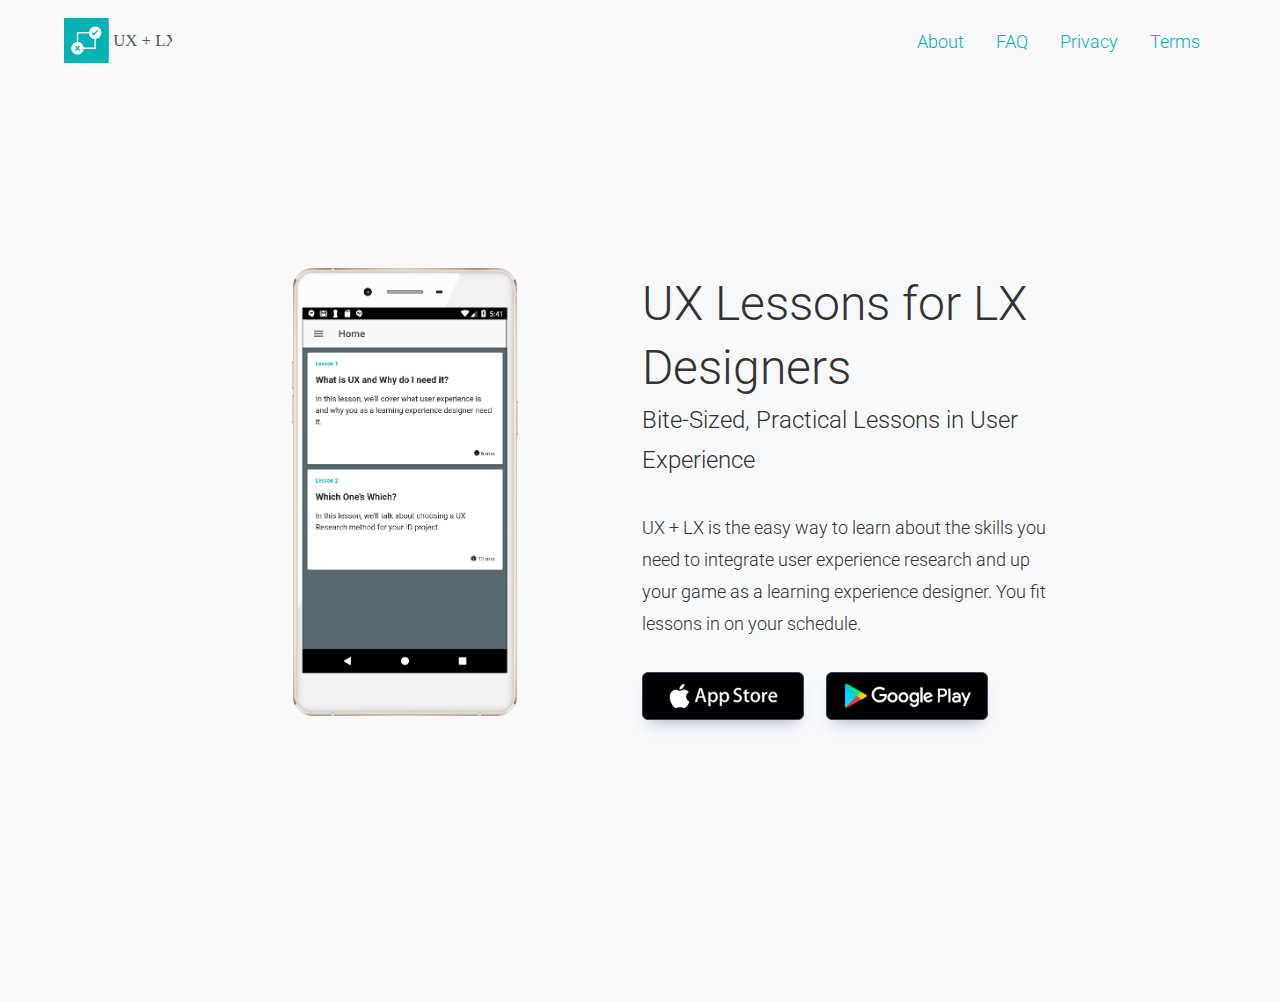
<file: index.html>
<!doctype html>
<html lang="en" prefix="og: http://ogp.me/ns#">
  <head>
    <meta charset="utf-8">
    <meta name="viewport" content="width=device-width, initial-scale=1">

    <!-- CLEAN MARKUP = GOOD KARMA.
      Hi source code lover,

      you're a curious person and a fast learner ;)
      Let's make something beautiful together. Contribute on Github:
      https://github.com/webslides/webslides

      Thanks!
      -->

    <!-- SEO -->
    <title>UX + LX: UX Lessons for LX Designers</title>
    <meta name="description" content="UX + LX is an app for iPhone and Android that includes bite-sized lessons in practical user experience design for learning experience designers.">

    <!-- URL CANONICAL -->
    <link rel="canonical" href="http://www.lxresearch.info/">

    <!-- Google Fonts -->
    <link href="https://fonts.googleapis.com/css?family=Roboto:100,100i,300,300i,400,400i,700,700i%7CMaitree:200,300,400,600,700&amp;subset=latin-ext" rel="stylesheet">

    <!-- CSS Base -->
    <link rel="stylesheet" type='text/css' media='all' href="static/css/webslides.css">

    <!-- Optional - CSS SVG Icons (Font Awesome) -->
    <link rel="stylesheet" type="text/css" media="all" href="static/css/svg-icons.css">

    <!-- SOCIAL CARDS (ADD YOUR INFO) -->

    <!-- FACEBOOK -->
    <meta property="og:url" content="http://www.lxresearch.info"> <!-- EDIT -->
    <meta property="og:type" content="article">
    <meta property="og:title" content="WebSlides Landings: Create your web presence easily"> <!-- EDIT -->
    <meta property="og:description" content="Create simple, beautiful landing pages with WebSlides. 120+ free slides ready to use."> <!-- EDIT -->
    <meta property="og:updated_time" content="2017-01-04T16:54:27"> <!-- EDIT -->
    <meta property="og:image" content="static/images/share-webslides.jpg" > <!-- EDIT -->

    <!-- TWITTER -->
    <meta name="twitter:card" content="summary_large_image">
    <meta name="twitter:site" content="@anthkris"> <!-- EDIT -->
    <meta name="twitter:creator" content="@anthkris"> <!-- EDIT -->
    <meta name="twitter:title" content="UX + LX: Bite-Sized UX Lessons for LX Designers"> <!-- EDIT -->
    <meta name="twitter:description" content="Get practical advice for using the tools of user experience research as you design learning experiences."> <!-- EDIT -->
    <meta name="twitter:image" content="static/images/share-webslides.jpg"> <!-- EDIT -->

    <!-- FAVICONS -->
    <link rel="shortcut icon" sizes="16x16" href="static/images/favicons/favicon.png">
    <link rel="shortcut icon" sizes="32x32" href="static/images/favicons/favicon-32.png">
    <link rel="apple-touch-icon icon" sizes="76x76" href="static/images/favicons/favicon-76.png">
    <link rel="apple-touch-icon icon" sizes="120x120" href="static/images/favicons/favicon-120.png">
    <link rel="apple-touch-icon icon" sizes="152x152" href="static/images/favicons/favicon-152.png">
    <link rel="apple-touch-icon icon" sizes="180x180" href="static/images/favicons/favicon-180.png">
    <link rel="apple-touch-icon icon" sizes="192x192" href="static/images/favicons/favicon-192.png">

    <!-- Android -->
    <meta name="mobile-web-app-capable" content="yes">
    <meta name="theme-color" content="#333333">
  </head>
  <body>
    <header role="banner">
      <nav role="navigation">
        <p class="logo"><a href="index.html" title="UX + LX">UX + LX</a></p>
        <ul class="hide-md-down">
          <li>
            <a href="about.html" title="About">
              About
            </a>
          </li>
          <li>
            <a href="faq.html" title="FAQ">
              FAQ
            </a>
          </li>
          <li>
            <a href="privacy.html" title="Privacy">
              Privacy
            </a>
          </li>
          <li>
            <a href="terms.html" title="Terms">
              Terms
            </a>
          </li>
        </ul>
      </nav>
    </header>
    <div class="wrap" style="margin-top: 1em; margin-bottom: 1em;">
      <nav>
        <ul class="hide-md-up">
          <li>
            <a href="about.html" title="About">
              About
            </a>
          </li>
          <li>
            <a href="faq.html" title="FAQ">
              FAQ
            </a>
          </li>
          <li>
            <a href="privacy.html" title="Privacy">
              Privacy
            </a>
          </li>
          <li>
            <a href="terms.html" title="Terms">
              Terms
            </a>
          </li>
        </ul>
      </nav>
    </div>
    <main role="main">
      <article id="webslides" class="vertical">

        <!-- Quick Guide
          - Each parent <section> in the <article id="webslides"> element is an individual slide.
          - Vertical sliding = <article id="webslides" class="vertical">
          - <div class="wrap"> = container 90% / <div class="wrap size-50"> = 45%;
        -->

        <section>
          <div class="wrap">
            <div class="grid vertical-align hide-md-down">
              <div class="column img-column">
                <figure style="text-align: center;">
                  <img class="app-image" src="static/images/PhoneSlide1.png" alt="UX + LX App Home">
                </figure>
              </div>
              <!-- end column-->
              <div class="column text-column">
                <h2>
                  UX Lessons for LX Designers
                </h2>
                <p class="text-intro">Bite-Sized, Practical Lessons in User Experience</p>
                <p>UX + LX is the easy way to learn about the skills you need to integrate user experience research and up your game as a learning experience designer. You fit lessons in on your schedule.</p>
                <p>
                  <a href="https://itunes.apple.com/us/app/ux-lx/id1288848166?ls=1&mt=8" class="badge-ios" title="iOS App">iOS app</a>
                  <a href="https://play.google.com/store/apps/details?id=io.ionic.uxlx" class="badge-android" title="Android app">Android app</a>
                </p>
              </div>
              <!-- end .column-->
            </div>
            <!-- end .grid-->
            <div class="grid vertical-align hide-md-up">
              <!-- end column-->
              <div class="column text-column">
                <p class="text-intro">Bite-Sized, Practical Lessons in User Experience Research for Learning Experience Designers.</p>
                <div class="button ghost get-app">Get the App
                  <a href="https://itunes.apple.com/us/app/ux-lx/id1288848166?ls=1&mt=8">
                    <svg class="fa-apple" aria-hidden="true">
                      <use xlink:href="#fa-apple"></use>
                    </svg>
                  </a>
                  <a href="https://play.google.com/store/apps/details?id=io.ionic.uxlx">
                    <svg class="fa-android" aria-hidden="true">
                      <use xlink:href="#fa-android"></use>
                    </svg>
                  </a>
                </div>
              </div>
              <div class="column img-column">
                <figure style="text-align: center;">
                  <img class="app-image" src="static/images/PhoneSlide1.png" alt="UX + LX App Home">
                </figure>
              </div>
              <!-- end .column-->
            </div>
            <!-- end .grid-->
          </div>
          <!-- end .wrap-->
        </section>

        <section>
          <div class="wrap">
            <div class="grid vertical-align hide-md-down">
              <div class="column">
                <figure style="text-align: center;">
                  <img class="app-image" src="static/images/PhoneSlide2.png" alt="Android Phone">
                </figure>
              </div>
              <!-- end column-->
              <div class="column text-column">
                <h2>
                  Get Actionable Tips
                </h2>
                <p>Take a mini-journey into the methods and tools of user experience research and leave with actionable tips that you can start using no matter where you are in your learning experience design process.</p>
                <p>
                  <a href="https://itunes.apple.com/us/app/ux-lx/id1288848166?ls=1&mt=8" class="badge-ios" title="iOS App">iOS app</a>
                  <a href="https://play.google.com/store/apps/details?id=io.ionic.uxlx" class="badge-android" title="Android app">Android app</a>
                </p>
              </div>
              <!-- end .column-->
            </div>
            <!-- end .grid-->
            <div class="grid vertical-align hide-md-up">
              <!-- end column-->
              <div class="column text-column">
                <p class="text-intro">No matter where you are in your learning experience design process.</p>
                <div class="button ghost get-app">Get the App
                  <a href="https://itunes.apple.com/us/app/ux-lx/id1288848166?ls=1&mt=8">
                    <svg class="fa-apple" aria-hidden="true">
                      <use xlink:href="#fa-apple"></use>
                    </svg>
                  </a>
                  <a href="https://play.google.com/store/apps/details?id=io.ionic.uxlx">
                    <svg class="fa-android" aria-hidden="true">
                      <use xlink:href="#fa-android"></use>
                    </svg>
                  </a>
                </div>
              </div>
              <div class="column img-column">
                <figure style="text-align: center;">
                  <img class="app-image" src="static/images/PhoneSlide2.png" alt="Android Phone">
                </figure>
              </div>
              <!-- end .column-->
            </div>
            <!-- end .grid-->
          </div>
          <!-- end .wrap-->
        </section>

        <section>
          <div class="wrap">
            <div class="grid vertical-align hide-md-down">
              <div class="column">
                <figure style="text-align: center;">
                  <img class="app-image" src="static/images/PhoneSlide3.png" alt="Android Phone">
                </figure>
              </div>
              <!-- end column-->
              <div class="column text-column">
                <h2>
                  Dig Deeper with Resources
                </h2>
                <p>Each lesson wraps up with links to toolkits, books, articles, and other resources to help you move from newbie to UX expert.</p>
                <p>
                  <a href="https://itunes.apple.com/us/app/ux-lx/id1288848166?ls=1&mt=8" class="badge-ios" title="iOS App">iOS app</a>
                  <a href="https://play.google.com/store/apps/details?id=io.ionic.uxlx" class="badge-android" title="Android app">Android app</a>
                </p>
              </div>
              <!-- end .column-->
            </div>
            <!-- end .grid-->
            <div class="grid vertical-align hide-md-up">
              <!-- end column-->
              <div class="column text-column">
                <p class="text-intro">Wrap up with links to toolkits, books, articles, and other resources.</p>
                <div class="button ghost get-app">Get the App
                  <a href="https://itunes.apple.com/us/app/ux-lx/id1288848166?ls=1&mt=8">
                    <svg class="fa-apple" aria-hidden="true">
                      <use xlink:href="#fa-apple"></use>
                    </svg>
                  </a>
                  <a href="https://play.google.com/store/apps/details?id=io.ionic.uxlx">
                    <svg class="fa-android" aria-hidden="true">
                      <use xlink:href="#fa-android"></use>
                    </svg>
                  </a>
                </div>
              </div>
              <div class="column img-column">
                <figure style="text-align: center;">
                  <img class="app-image" src="static/images/PhoneSlide3.png" alt="Android Phone">
                </figure>
              </div>
              <!-- end .column-->
            </div>
            <!-- end .grid-->
          </div>
          <!-- end .wrap-->
        </section>

        <section>
          <div class="wrap">
            <div class="grid vertical-align hide-md-down">
              <div class="column">
                <figure style="text-align: center;">
                  <img class="app-image" src="static/images/PhoneSlide4.png" alt="Android Phone">
                </figure>
              </div>
              <!-- end column-->
              <div class="column text-column">
                <h2>
                  No Time? No Problem!
                </h2>
                <p>Track your progress in each lesson. When you come back, pick up exactly where you left off.</p>
                <p>
                  <a href="https://itunes.apple.com/us/app/ux-lx/id1288848166?ls=1&mt=8" class="badge-ios" title="iOS App">iOS app</a>
                  <a href="https://play.google.com/store/apps/details?id=io.ionic.uxlx" class="badge-android" title="Android app">Android app</a>
                </p>
              </div>
              <!-- end .column-->
            </div>
            <!-- end .grid-->
            <div class="grid vertical-align hide-md-up">
              <!-- end column-->
              <div class="column text-column">
                <p class="text-intro">Track your progress. Pick up exactly where you left off.</p>
                <div class="button ghost get-app">Get the App
                  <a href="https://itunes.apple.com/us/app/ux-lx/id1288848166?ls=1&mt=8">
                    <svg class="fa-apple" aria-hidden="true">
                      <use xlink:href="#fa-apple"></use>
                    </svg>
                  </a>
                  <a href="https://play.google.com/store/apps/details?id=io.ionic.uxlx">
                    <svg class="fa-android" aria-hidden="true">
                      <use xlink:href="#fa-android"></use>
                    </svg>
                  </a>
                </div>
              </div>
              <div class="column img-column">
                <figure style="text-align: center;">
                  <img class="app-image" src="static/images/PhoneSlide4.png" alt="Android Phone">
                </figure>
              </div>
              <!-- end .column-->
            </div>
            <!-- end .grid-->
          </div>
          <!-- end .wrap-->
        </section>

      </article>
    </main>
    <!--main-->
    <!-- Required -->
    <script src="static/js/webslides.js"></script>

    <script>
      window.ws = new WebSlides({
        loop: false,
        showIndex: false
      });
    </script>

    <!-- OPTIONAL - svg-icons.js (fontastic.me - Font Awesome as svg icons) -->
    <script defer src="static/js/svg-icons.js"></script>

  </body>
</html>
</file>
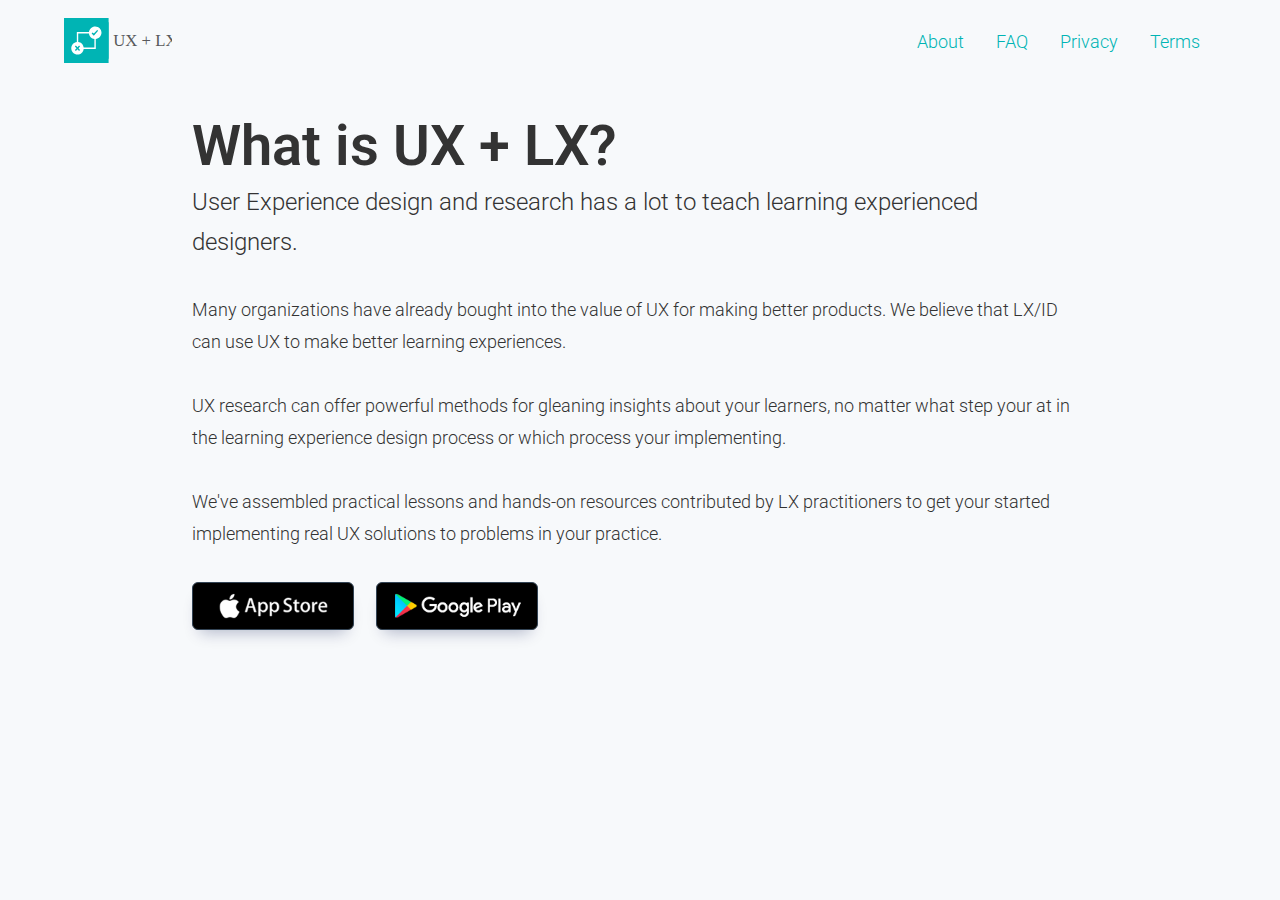
<file: about.html>
<!doctype html>
<html lang="en" prefix="og: http://ogp.me/ns#">
  <head>
    <meta charset="utf-8">
    <meta name="viewport" content="width=device-width, initial-scale=1">

    <!-- CLEAN MARKUP = GOOD KARMA.
      Hi source code lover,

      you're a curious person and a fast learner ;)
      Let's make something beautiful together. Contribute on Github:
      https://github.com/webslides/webslides

      Thanks!
      -->

    <!-- SEO -->
    <title>UX + LX: FAQ</title>
    <meta name="description" content="UX + LX is an app for iPhone and Android that includes bite-sized lessons in practical user experience design for learning experience designers.">

    <!-- URL CANONICAL -->
    <link rel="canonical" href="http://www.lxresearch.info/">

    <!-- Google Fonts -->
    <link href="https://fonts.googleapis.com/css?family=Roboto:100,100i,300,300i,400,400i,700,700i%7CMaitree:200,300,400,600,700&amp;subset=latin-ext" rel="stylesheet">

    <!-- CSS Base -->
    <link rel="stylesheet" type='text/css' media='all' href="static/css/webslides.css">

    <!-- Optional - CSS SVG Icons (Font Awesome) -->
    <link rel="stylesheet" type="text/css" media="all" href="static/css/svg-icons.css">

    <!-- SOCIAL CARDS (ADD YOUR INFO) -->

    <!-- FACEBOOK -->
    <meta property="og:url" content="http://www.lxresearch.info"> <!-- EDIT -->
    <meta property="og:type" content="article">
    <meta property="og:title" content="WebSlides Landings: Create your web presence easily"> <!-- EDIT -->
    <meta property="og:description" content="Create simple, beautiful landing pages with WebSlides. 120+ free slides ready to use."> <!-- EDIT -->
    <meta property="og:updated_time" content="2017-01-04T16:54:27"> <!-- EDIT -->
    <meta property="og:image" content="static/images/share-webslides.jpg" > <!-- EDIT -->

    <!-- TWITTER -->
    <meta name="twitter:card" content="summary_large_image">
    <meta name="twitter:site" content="@anthkris"> <!-- EDIT -->
    <meta name="twitter:creator" content="@anthkris"> <!-- EDIT -->
    <meta name="twitter:title" content="UX + LX: Bite-Sized UX Lessons for LX Designers"> <!-- EDIT -->
    <meta name="twitter:description" content="Get practical advice for using the tools of user experience research as you design learning experiences."> <!-- EDIT -->
    <meta name="twitter:image" content="static/images/share-webslides.jpg"> <!-- EDIT -->

    <!-- FAVICONS -->
    <link rel="shortcut icon" sizes="16x16" href="static/images/favicons/favicon.png">
    <link rel="shortcut icon" sizes="32x32" href="static/images/favicons/favicon-32.png">
    <link rel="apple-touch-icon icon" sizes="76x76" href="static/images/favicons/favicon-76.png">
    <link rel="apple-touch-icon icon" sizes="120x120" href="static/images/favicons/favicon-120.png">
    <link rel="apple-touch-icon icon" sizes="152x152" href="static/images/favicons/favicon-152.png">
    <link rel="apple-touch-icon icon" sizes="180x180" href="static/images/favicons/favicon-180.png">
    <link rel="apple-touch-icon icon" sizes="192x192" href="static/images/favicons/favicon-192.png">

    <!-- Android -->
    <meta name="mobile-web-app-capable" content="yes">
    <meta name="theme-color" content="#333333">
  </head>
  <body>
    <header role="banner">
      <nav role="navigation">
        <p class="logo"><a href="index.html" title="UX + LX">UX + LX</a></p>
        <ul class="hide-md-down">
          <li>
            <a href="about.html" title="About">
              About
            </a>
          </li>
          <li>
            <a href="faq.html" title="FAQ">
              FAQ
            </a>
          </li>
          <li>
            <a href="privacy.html" title="Privacy">
              Privacy
            </a>
          </li>
          <li>
            <a href="terms.html" title="Terms">
              Terms
            </a>
          </li>
        </ul>
      </nav>
    </header>
    <div class="wrap" style="margin-top: 1em; margin-bottom: 1em;">
      <nav>
        <ul class="hide-md-up">
          <li>
            <a href="about.html" title="About">
              About
            </a>
          </li>
          <li>
            <a href="faq.html" title="FAQ">
              FAQ
            </a>
          </li>
          <li>
            <a href="privacy.html" title="Privacy">
              Privacy
            </a>
          </li>
          <li>
            <a href="terms.html" title="Terms">
              Terms
            </a>
          </li>
        </ul>
      </nav>
    </div>
    <main role="main">
      <article>

        <!-- Quick Guide
          - Each parent <section> in the <article id="webslides"> element is an individual slide.
          - Vertical sliding = <article id="webslides" class="vertical">
          - <div class="wrap"> = container 90% / <div class="wrap size-50"> = 45%;
        -->

          <div class="wrap">
            <h1><strong>What is UX + LX?</strong></h1>
            <p class="text-intro">
              User Experience design and research has a lot to teach learning experienced designers.
            </p>
            <p>Many organizations have already bought into the value of UX for making better products. We believe that LX/ID can use UX to make better learning experiences. </p>
            <p>UX research can offer powerful methods for gleaning insights about your learners, no matter what step your at in the learning experience design process or which process your implementing.</p>
            <p>We've assembled practical lessons and hands-on resources contributed by LX practitioners to get your started implementing real UX solutions to problems in your practice.</p>
            <p>
              <a href="https://itunes.apple.com/us/app/ux-lx/id1288848166?ls=1&mt=8" class="badge-ios" title="iOS App">iOS app</a>
              <a href="https://play.google.com/store/apps/details?id=io.ionic.uxlx" class="badge-android" title="Android app">Android app</a>
            </p>
          </div>
          <!-- .end .wrap -->

      </article>
    </main>
    <!--main-->

    <!-- OPTIONAL - svg-icons.js (fontastic.me - Font Awesome as svg icons) -->
    <script defer src="static/js/svg-icons.js"></script>

  </body>
</html>
</file>
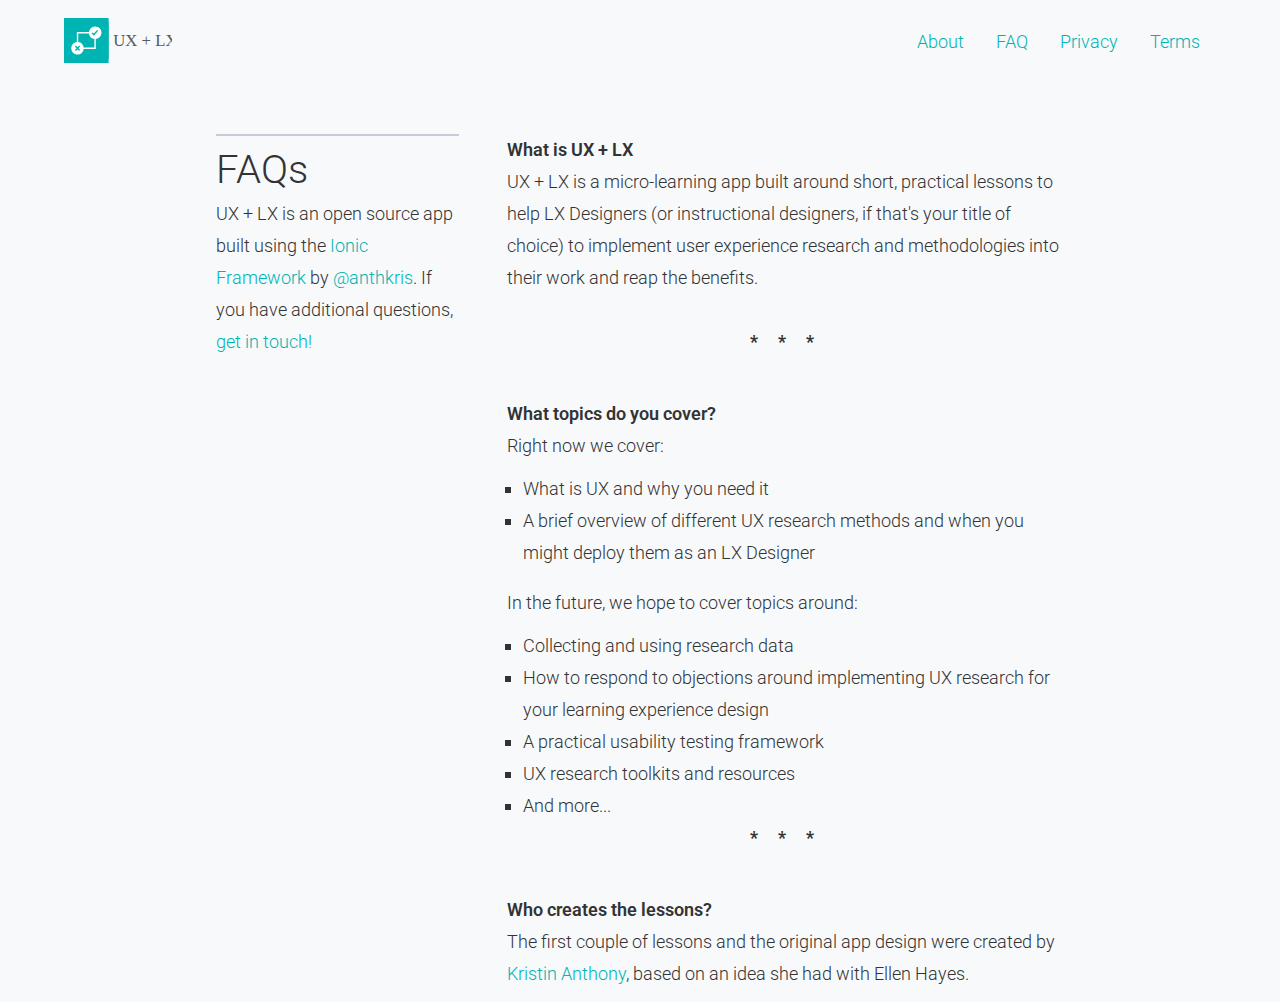
<file: faq.html>
<!doctype html>
<html lang="en" prefix="og: http://ogp.me/ns#">
  <head>
    <meta charset="utf-8">
    <meta name="viewport" content="width=device-width, initial-scale=1">

    <!-- CLEAN MARKUP = GOOD KARMA.
      Hi source code lover,

      you're a curious person and a fast learner ;)
      Let's make something beautiful together. Contribute on Github:
      https://github.com/webslides/webslides

      Thanks!
      -->

    <!-- SEO -->
    <title>UX + LX: FAQ</title>
    <meta name="description" content="UX + LX is an app for iPhone and Android that includes bite-sized lessons in practical user experience design for learning experience designers.">

    <!-- URL CANONICAL -->
    <link rel="canonical" href="http://www.lxresearch.info/">

    <!-- Google Fonts -->
    <link href="https://fonts.googleapis.com/css?family=Roboto:100,100i,300,300i,400,400i,700,700i%7CMaitree:200,300,400,600,700&amp;subset=latin-ext" rel="stylesheet">

    <!-- CSS Base -->
    <link rel="stylesheet" type='text/css' media='all' href="static/css/webslides.css">

    <!-- Optional - CSS SVG Icons (Font Awesome) -->
    <link rel="stylesheet" type="text/css" media="all" href="static/css/svg-icons.css">

    <!-- SOCIAL CARDS (ADD YOUR INFO) -->

    <!-- FACEBOOK -->
    <meta property="og:url" content="http://www.lxresearch.info"> <!-- EDIT -->
    <meta property="og:type" content="article">
    <meta property="og:title" content="WebSlides Landings: Create your web presence easily"> <!-- EDIT -->
    <meta property="og:description" content="Create simple, beautiful landing pages with WebSlides. 120+ free slides ready to use."> <!-- EDIT -->
    <meta property="og:updated_time" content="2017-01-04T16:54:27"> <!-- EDIT -->
    <meta property="og:image" content="static/images/share-webslides.jpg" > <!-- EDIT -->

    <!-- TWITTER -->
    <meta name="twitter:card" content="summary_large_image">
    <meta name="twitter:site" content="@anthkris"> <!-- EDIT -->
    <meta name="twitter:creator" content="@anthkris"> <!-- EDIT -->
    <meta name="twitter:title" content="UX + LX: Bite-Sized UX Lessons for LX Designers"> <!-- EDIT -->
    <meta name="twitter:description" content="Get practical advice for using the tools of user experience research as you design learning experiences."> <!-- EDIT -->
    <meta name="twitter:image" content="static/images/share-webslides.jpg"> <!-- EDIT -->

    <!-- FAVICONS -->
    <link rel="shortcut icon" sizes="16x16" href="static/images/favicons/favicon.png">
    <link rel="shortcut icon" sizes="32x32" href="static/images/favicons/favicon-32.png">
    <link rel="apple-touch-icon icon" sizes="76x76" href="static/images/favicons/favicon-76.png">
    <link rel="apple-touch-icon icon" sizes="120x120" href="static/images/favicons/favicon-120.png">
    <link rel="apple-touch-icon icon" sizes="152x152" href="static/images/favicons/favicon-152.png">
    <link rel="apple-touch-icon icon" sizes="180x180" href="static/images/favicons/favicon-180.png">
    <link rel="apple-touch-icon icon" sizes="192x192" href="static/images/favicons/favicon-192.png">

    <!-- Android -->
    <meta name="mobile-web-app-capable" content="yes">
    <meta name="theme-color" content="#333333">
  </head>
  <body>
    <header role="banner">
      <nav role="navigation">
        <p class="logo"><a href="index.html" title="UX + LX">UX + LX</a></p>
        <ul class="hide-md-down">
          <li>
            <a href="about.html" title="About">
              About
            </a>
          </li>
          <li>
            <a href="faq.html" title="FAQ">
              FAQ
            </a>
          </li>
          <li>
            <a href="privacy.html" title="Privacy">
              Privacy
            </a>
          </li>
          <li>
            <a href="terms.html" title="Terms">
              Terms
            </a>
          </li>
        </ul>
      </nav>
    </header>
    <div class="wrap" style="margin-top: 1em; margin-bottom: 1em;">
      <nav>
        <ul class="hide-md-up">
          <li>
            <a href="about.html" title="About">
              About
            </a>
          </li>
          <li>
            <a href="faq.html" title="FAQ">
              FAQ
            </a>
          </li>
          <li>
            <a href="privacy.html" title="Privacy">
              Privacy
            </a>
          </li>
          <li>
            <a href="terms.html" title="Terms">
              Terms
            </a>
          </li>
        </ul>
      </nav>
    </div>
    <main role="main">
      <article id="webslides" class="vertical">

        <!-- Quick Guide
          - Each parent <section> in the <article id="webslides"> element is an individual slide.
          - Vertical sliding = <article id="webslides" class="vertical">
          - <div class="wrap"> = container 90% / <div class="wrap size-50"> = 45%;
        -->

        <section>
          <!--.wrap = container (width: 90%) -->
          <div class="wrap">
            <div class="grid">
              <div class="column">
                <h1 class="text-context h3">
                FAQs</h1>
                <p>UX + LX is an open source app built using the <a href="http://ionicframework.com/">Ionic Framework</a> by <a href="https://twitter.com/anthkris">@anthkris</a>. If you have additional questions, <a href="https://twitter.com/anthkris" title="@anthkris">get in touch!</a></p>
              </div>
              <!-- end .column -->
              <div class="column" style="width: 60%">
                <h2 class="h6">What is UX + LX</h2>
                <p>UX + LX is a micro-learning app built around short, practical lessons to help LX Designers (or instructional designers, if that's your title of choice) to implement user experience research and methodologies into their work and reap the benefits.</p>
                <p class="text-symbols">* * *</p>
                <h2 class="h6">What topics do you cover?</h2>
                <p style="margin-bottom: 0.6em;">Right now we cover:</p>
                <ul>
                  <li>What is UX and why you need it</li>
                  <li>A brief overview of different UX research methods and when you might deploy them as an LX Designer</li>
                </ul>
                <p style="padding-top: 1em; margin-bottom: 0.6em;">In the future, we hope to cover topics around:</p>
                <ul>
                  <li>Collecting and using research data</li>
                  <li>How to respond to objections around implementing UX research for your learning experience design</li>
                  <li>A practical usability testing framework</li>
                  <li>UX research toolkits and resources</li>
                  <li>And more...</li>
                </ul>
                <p class="text-symbols">* * *</p>
                <h2 class="h6">Who creates the lessons?</h2>
                <p>The first couple of lessons and the original app design were created by <a href="http://knanthony.com" target="_blank">Kristin Anthony</a>, based on an idea she had with Ellen Hayes.
                </p>
                <p>We hope that subsequent lessons will come from the community of LX Designers currently using UX methods in their work.</p>
                <p class="text-symbols">* * *</p>
                <h2 class="h6">I have a lesson idea. How do I help?</h2>
                <p style="margin-bottom: 0.6em;">We'd love to have you on board! Get in touch by either:</p>
                <ul>
                  <li>Submitting an issue via Github: <a href="https://github.com/UXLX/uxlx">UXLX</a> </li>
                  <li>Contacting Kristin on Twitter: <a href="https://twitter.com/anthkris">@anthkris</a></li>
                </ul>
              </div>
              <!-- end .column -->
            </div>
            <!-- end .grid -->
          </div>
          <!-- end .wrap -->
        </section>

      </article>
    </main>
    <!--main-->

    <!-- OPTIONAL - svg-icons.js (fontastic.me - Font Awesome as svg icons) -->
    <script defer src="static/js/svg-icons.js"></script>

  </body>
</html>
</file>
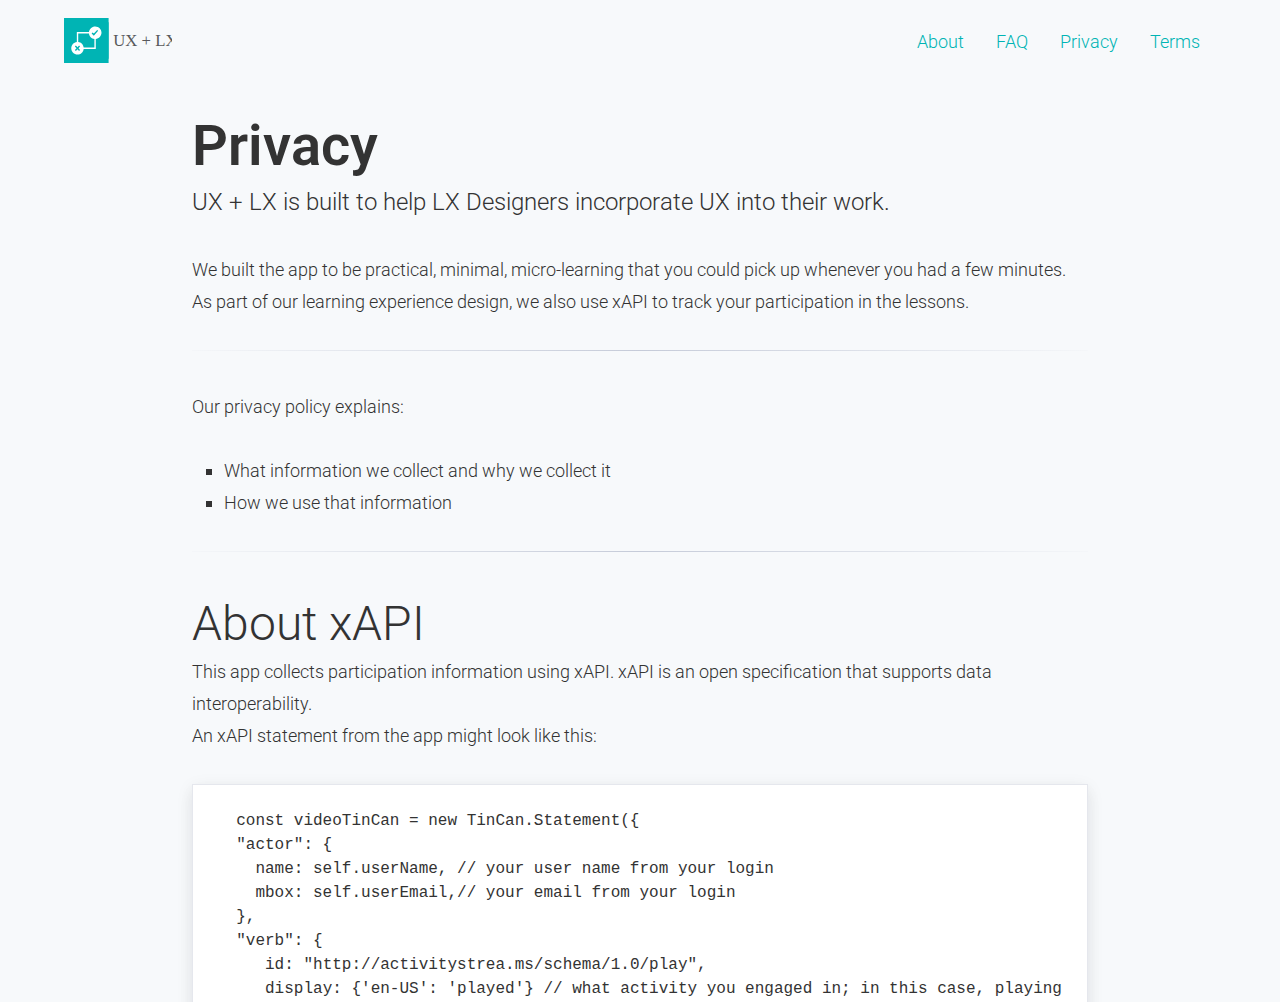
<file: privacy.html>
<!doctype html>
<html lang="en" prefix="og: http://ogp.me/ns#">
  <head>
    <meta charset="utf-8">
    <meta name="viewport" content="width=device-width, initial-scale=1">

    <!-- CLEAN MARKUP = GOOD KARMA.
      Hi source code lover,

      you're a curious person and a fast learner ;)
      Let's make something beautiful together. Contribute on Github:
      https://github.com/webslides/webslides

      Thanks!
      -->

    <!-- SEO -->
    <title>UX + LX: Privacy</title>
    <meta name="description" content="UX + LX is an app for iPhone and Android that includes bite-sized lessons in practical user experience design for learning experience designers.">

    <!-- URL CANONICAL -->
    <link rel="canonical" href="http://www.lxresearch.info/">

    <!-- Google Fonts -->
    <link href="https://fonts.googleapis.com/css?family=Roboto:100,100i,300,300i,400,400i,700,700i%7CMaitree:200,300,400,600,700&amp;subset=latin-ext" rel="stylesheet">

    <!-- CSS Base -->
    <link rel="stylesheet" type='text/css' media='all' href="static/css/webslides.css">

    <!-- Optional - CSS SVG Icons (Font Awesome) -->
    <link rel="stylesheet" type="text/css" media="all" href="static/css/svg-icons.css">

    <!-- SOCIAL CARDS (ADD YOUR INFO) -->

    <!-- FACEBOOK -->
    <meta property="og:url" content="http://www.lxresearch.info"> <!-- EDIT -->
    <meta property="og:type" content="article">
    <meta property="og:title" content="WebSlides Landings: Create your web presence easily"> <!-- EDIT -->
    <meta property="og:description" content="Create simple, beautiful landing pages with WebSlides. 120+ free slides ready to use."> <!-- EDIT -->
    <meta property="og:updated_time" content="2017-01-04T16:54:27"> <!-- EDIT -->
    <meta property="og:image" content="static/images/share-webslides.jpg" > <!-- EDIT -->

    <!-- TWITTER -->
    <meta name="twitter:card" content="summary_large_image">
    <meta name="twitter:site" content="@anthkris"> <!-- EDIT -->
    <meta name="twitter:creator" content="@anthkris"> <!-- EDIT -->
    <meta name="twitter:title" content="UX + LX: Bite-Sized UX Lessons for LX Designers"> <!-- EDIT -->
    <meta name="twitter:description" content="Get practical advice for using the tools of user experience research as you design learning experiences."> <!-- EDIT -->
    <meta name="twitter:image" content="static/images/share-webslides.jpg"> <!-- EDIT -->

    <!-- FAVICONS -->
    <link rel="shortcut icon" sizes="16x16" href="static/images/favicons/favicon.png">
    <link rel="shortcut icon" sizes="32x32" href="static/images/favicons/favicon-32.png">
    <link rel="apple-touch-icon icon" sizes="76x76" href="static/images/favicons/favicon-76.png">
    <link rel="apple-touch-icon icon" sizes="120x120" href="static/images/favicons/favicon-120.png">
    <link rel="apple-touch-icon icon" sizes="152x152" href="static/images/favicons/favicon-152.png">
    <link rel="apple-touch-icon icon" sizes="180x180" href="static/images/favicons/favicon-180.png">
    <link rel="apple-touch-icon icon" sizes="192x192" href="static/images/favicons/favicon-192.png">

    <!-- Android -->
    <meta name="mobile-web-app-capable" content="yes">
    <meta name="theme-color" content="#333333">
  </head>
  <body>
    <header role="banner">
      <nav role="navigation">
        <p class="logo"><a href="index.html" title="UX + LX">UX + LX</a></p>
        <ul class="hide-md-down">
          <li>
            <a href="about.html" title="About">
              About
            </a>
          </li>
          <li>
            <a href="faq.html" title="FAQ">
              FAQ
            </a>
          </li>
          <li>
            <a href="privacy.html" title="Privacy">
              Privacy
            </a>
          </li>
          <li>
            <a href="terms.html" title="Terms">
              Terms
            </a>
          </li>
        </ul>
      </nav>
    </header>
    <div class="wrap" style="margin-top: 1em; margin-bottom: 1em;">
      <nav>
        <ul class="hide-md-up">
          <li>
            <a href="about.html" title="About">
              About
            </a>
          </li>
          <li>
            <a href="faq.html" title="FAQ">
              FAQ
            </a>
          </li>
          <li>
            <a href="privacy.html" title="Privacy">
              Privacy
            </a>
          </li>
          <li>
            <a href="terms.html" title="Terms">
              Terms
            </a>
          </li>
        </ul>
      </nav>
    </div>
    <main role="main">
      <article id="webslides" class="vertical">

        <!-- Quick Guide
          - Each parent <section> in the <article id="webslides"> element is an individual slide.
          - Vertical sliding = <article id="webslides" class="vertical">
          - <div class="wrap"> = container 90% / <div class="wrap size-50"> = 45%;
        -->
          <!--.wrap.longform (width:72rem=720px) = Better reading experience (90-95 characters per line) -->
          <div class="wrap">
            <h1><strong>Privacy</strong></h1>
            <p class="text-intro">
              UX + LX is built to help LX Designers incorporate UX into their work.
            </p>
            <p>We built the app to be practical, minimal, micro-learning that you could pick up whenever you had a few minutes. As part of our learning experience design, we also use xAPI to track your participation in the lessons.</p>
            <hr>
            <p>Our privacy policy explains:<br>
              <ul>
                <li>What information we collect and why we collect it</li>
                <li>How we use that information</li>
              </ul>
            </p>
            <hr>
            <h2>About xAPI</h2>
            <p>This app collects participation information using xAPI. xAPI is an open specification that supports data interoperability. <span class="hide-md-down">An xAPI statement from the app might look like this:</span></p>
<pre class="hide-md-down">
  const videoTinCan = new TinCan.Statement({
  "actor": {
    name: self.userName, // your user name from your login
    mbox: self.userEmail,// your email from your login
  },
  "verb": {
     id: "http://activitystrea.ms/schema/1.0/play",
     display: {'en-US': 'played'} // what activity you engaged in; in this case, playing a video
  },
  "object": {
     id: videoUrl,
     definition: {
        name: { "en-US": videoTitle }, // the object you interacted with; in this case, the video you played
     }
  },
  "context": { // other information, such as which lesson the video was located in and who wrote the lesson
    "contextActivities": {
      "parent": {
        "id": "http://www.lxresearch.info/app/ux-lx-app/" + self.lessonNum
      },
    },
    "extensions": {
      "http://www.lxresearch.info/app/ux-lx-app/extension/author": {
        "name": self.authorName,
        "mbox": "mailto:" + self.authorEmail
      },
    }
  },
});
</pre>
          <p>To learn more about xAPI, we recommend:</p>
            <ul>
              <li>Reading up on xAPI here: <a href="https://experienceapi.com/overview/" target="_blank">https://experienceapi.com/overview/</a></li>
              <li>Participating in the xAPI cohort: <a href="http://www.torrancelearning.com/xapi-cohort/" target="_blank">http://www.torrancelearning.com/xapi-cohort/</a></li>
              <li>Taking a gander at other xAPI resources here: <a href="https://hackid.github.io/search.html?query=xAPI" target="_blank">Hack ID</a></li>
            </ul>
            <hr>
            <h3>What Information We Collect</h3>
            <p>As a part of implementing xAPI in this app, we colelt your username and email from your social login to use as an identifier.</p>
            <p>We also track your activity throughout the app, including</p>
            <ul>
              <li>Logging in</li>
              <li>Starting, moving through, and completing a lesson</li>
              <li>Playing, pausing, and skipping around in audion and video media</li>
              <li>Clicking on reference links</li>
            </ul>
            <h3>How We Use The Information</h3>
            <p>Your anonymized xAPI data (stripped of your username and email) may be shared with xAPI researchers interested in the kind of information xAPI can reveal and how to visualize that data.</p>
            <p><strong>Your sensitive information WILL NOT be shared.</strong></p>
          </div>

      </article>
    </main>
    <!--main-->

  </body>
</html>
</file>
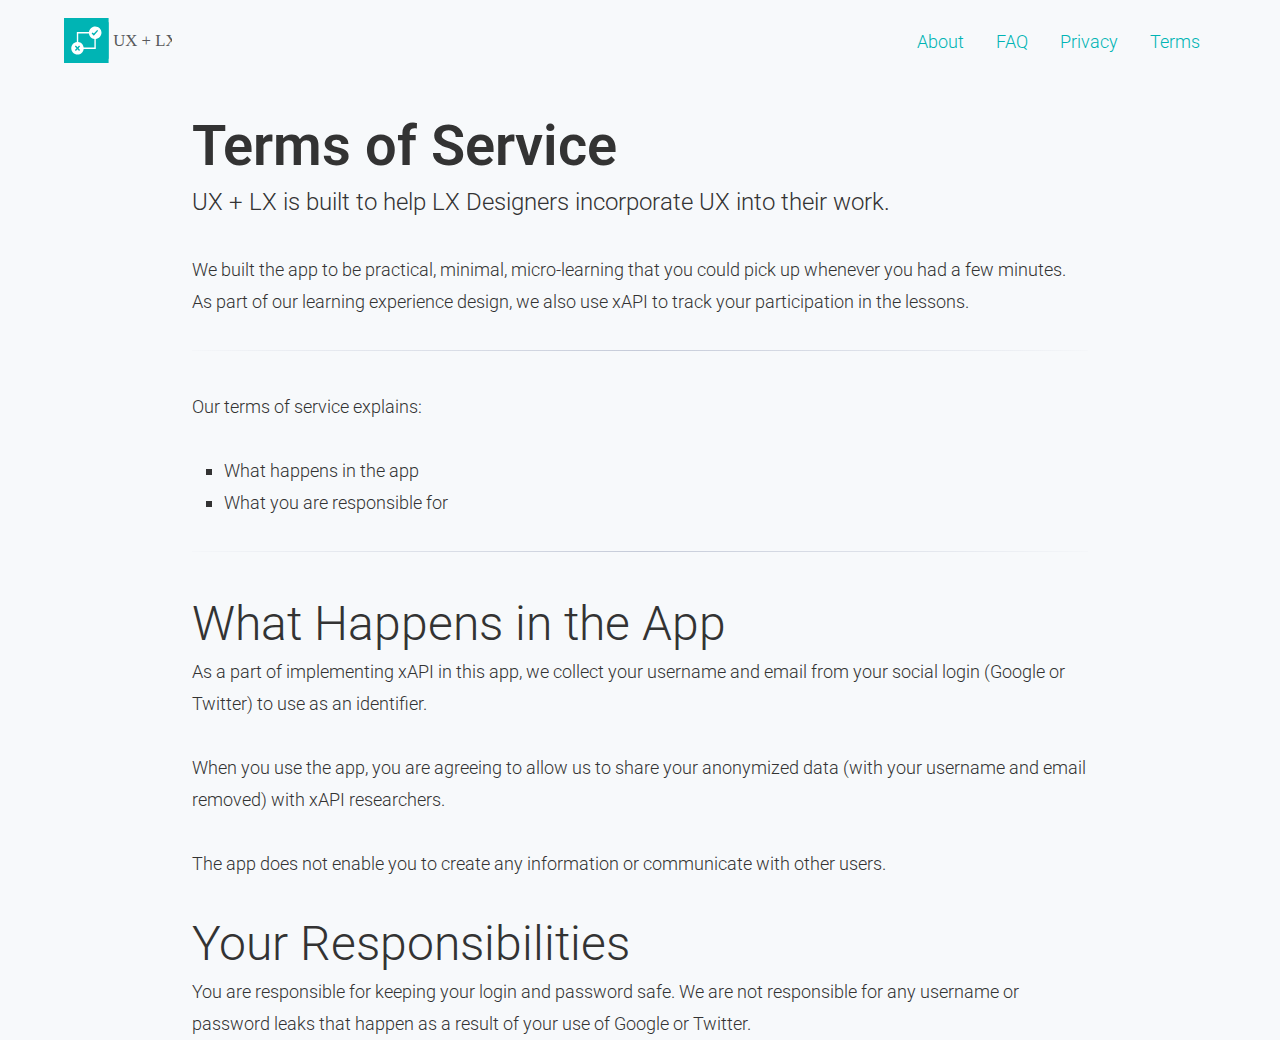
<file: terms.html>
<!doctype html>
<html lang="en" prefix="og: http://ogp.me/ns#">
  <head>
    <meta charset="utf-8">
    <meta name="viewport" content="width=device-width, initial-scale=1">

    <!-- CLEAN MARKUP = GOOD KARMA.
      Hi source code lover,

      you're a curious person and a fast learner ;)
      Let's make something beautiful together. Contribute on Github:
      https://github.com/webslides/webslides

      Thanks!
      -->

    <!-- SEO -->
    <title>UX + LX: Terms</title>
    <meta name="description" content="UX + LX is an app for iPhone and Android that includes bite-sized lessons in practical user experience design for learning experience designers.">

    <!-- URL CANONICAL -->
    <link rel="canonical" href="http://www.lxresearch.info/">

    <!-- Google Fonts -->
    <link href="https://fonts.googleapis.com/css?family=Roboto:100,100i,300,300i,400,400i,700,700i%7CMaitree:200,300,400,600,700&amp;subset=latin-ext" rel="stylesheet">

    <!-- CSS Base -->
    <link rel="stylesheet" type='text/css' media='all' href="static/css/webslides.css">

    <!-- Optional - CSS SVG Icons (Font Awesome) -->
    <link rel="stylesheet" type="text/css" media="all" href="static/css/svg-icons.css">

    <!-- SOCIAL CARDS (ADD YOUR INFO) -->

    <!-- FACEBOOK -->
    <meta property="og:url" content="http://www.lxresearch.info"> <!-- EDIT -->
    <meta property="og:type" content="article">
    <meta property="og:title" content="WebSlides Landings: Create your web presence easily"> <!-- EDIT -->
    <meta property="og:description" content="Create simple, beautiful landing pages with WebSlides. 120+ free slides ready to use."> <!-- EDIT -->
    <meta property="og:updated_time" content="2017-01-04T16:54:27"> <!-- EDIT -->
    <meta property="og:image" content="static/images/share-webslides.jpg" > <!-- EDIT -->

    <!-- TWITTER -->
    <meta name="twitter:card" content="summary_large_image">
    <meta name="twitter:site" content="@anthkris"> <!-- EDIT -->
    <meta name="twitter:creator" content="@anthkris"> <!-- EDIT -->
    <meta name="twitter:title" content="UX + LX: Bite-Sized UX Lessons for LX Designers"> <!-- EDIT -->
    <meta name="twitter:description" content="Get practical advice for using the tools of user experience research as you design learning experiences."> <!-- EDIT -->
    <meta name="twitter:image" content="static/images/share-webslides.jpg"> <!-- EDIT -->

    <!-- FAVICONS -->
    <link rel="shortcut icon" sizes="16x16" href="static/images/favicons/favicon.png">
    <link rel="shortcut icon" sizes="32x32" href="static/images/favicons/favicon-32.png">
    <link rel="apple-touch-icon icon" sizes="76x76" href="static/images/favicons/favicon-76.png">
    <link rel="apple-touch-icon icon" sizes="120x120" href="static/images/favicons/favicon-120.png">
    <link rel="apple-touch-icon icon" sizes="152x152" href="static/images/favicons/favicon-152.png">
    <link rel="apple-touch-icon icon" sizes="180x180" href="static/images/favicons/favicon-180.png">
    <link rel="apple-touch-icon icon" sizes="192x192" href="static/images/favicons/favicon-192.png">

    <!-- Android -->
    <meta name="mobile-web-app-capable" content="yes">
    <meta name="theme-color" content="#333333">
  </head>
  <body>
    <header role="banner">
      <nav role="navigation">
        <p class="logo"><a href="index.html" title="UX + LX">UX + LX</a></p>
        <ul class="hide-md-down">
          <li>
            <a href="about.html" title="About">
              About
            </a>
          </li>
          <li>
            <a href="faq.html" title="FAQ">
              FAQ
            </a>
          </li>
          <li>
            <a href="privacy.html" title="Privacy">
              Privacy
            </a>
          </li>
          <li>
            <a href="terms.html" title="Terms">
              Terms
            </a>
          </li>
        </ul>
      </nav>
    </header>
    <div class="wrap" style="margin-top: 1em; margin-bottom: 1em;">
      <nav>
        <ul class="hide-md-up">
          <li>
            <a href="about.html" title="About">
              About
            </a>
          </li>
          <li>
            <a href="faq.html" title="FAQ">
              FAQ
            </a>
          </li>
          <li>
            <a href="privacy.html" title="Privacy">
              Privacy
            </a>
          </li>
          <li>
            <a href="terms.html" title="Terms">
              Terms
            </a>
          </li>
        </ul>
      </nav>
    </div>
    <main role="main">
      <article>

        <!-- Quick Guide
          - Each parent <section> in the <article id="webslides"> element is an individual slide.
          - Vertical sliding = <article id="webslides" class="vertical">
          - <div class="wrap"> = container 90% / <div class="wrap size-50"> = 45%;
        -->

          <!--.wrap.longform (width:72rem=720px) = Better reading experience (90-95 characters per line) -->
          <div class="wrap">
            <h1><strong>Terms of Service</strong></h1>
            <p class="text-intro">
              UX + LX is built to help LX Designers incorporate UX into their work.
            </p>
            <p>We built the app to be practical, minimal, micro-learning that you could pick up whenever you had a few minutes. As part of our learning experience design, we also use xAPI to track your participation in the lessons.</p>
            <hr>
            <p>Our terms of service explains:<br>
              <ul>
                <li>What happens in the app</li>
                <li>What you are responsible for</li>
              </ul>
            </p>
            <hr>
            <h2>What Happens in the App</h2>
            <p>As a part of implementing xAPI in this app, we collect your username and email from your social login (Google or Twitter) to use as an identifier.</p>
            <p>When you use the app, you are agreeing to allow us to share your anonymized data (with your username and email removed) with xAPI researchers.</p>
            <p>The app does not enable you to create any information or communicate with other users.</p>
            <h2>Your Responsibilities</h2>
            <p>You are responsible for keeping your login and password safe. We are not responsible for any username or password leaks that happen as a result of your use of Google or Twitter.</p>
          </div>

      </article>
    </main>
    <!--main-->

  </body>
</html>
</file>
<file: static/css/svg-icons.css>
/*=====================================================
Important! 
/js/svg-icons.js is required.
======================================================= */

/*=====================================================
Font Awesome 4.4 as SVG Icons via http://fontastic.me  
class = .fa- (Go to https://fortawesome.github.io/Font-Awesome/icons/)

SVG ICONS - Don't use icon fonts: 
https://speakerdeck.com/ninjanails/death-to-fa-fonts
======================================================= */

svg {
	display: inline-block;
	vertical-align: middle;
	width: 1em;
	height: 1em;

}
[class*="fa-"].large{font-size: 8rem;}


.fa-glass {
	width: 1.0000000298023224em;
}

.fa-music {
	width: 0.8571396097540855em;
}

.fa-search {
	width: 0.9285706554849185em;
}

.fa-envelope-o {
	width: 1.000000972300768em;
}

.fa-heart {
	width: 0.9999999646097422em;
}

.fa-star {
	width: 0.9285713043063879em;
}

.fa-star-o {
	width: 0.9285713043063879em;
}

.fa-user {
	width: 0.785713868836563em;
}

.fa-film {
	width: 1.071429569274187em;
}

.fa-th-large {
	width: 0.9285712415972966em;
}

.fa-th {
	width: 1.0000000521540642em;
}

.fa-th-list {
	width: 1.0000000521540642em;
}

.fa-check {
	width: 1.0000000596046448em;
}

.fa-close {
	width: 0.7857149094343185em;
}

.fa-search-plus {
	width: 0.9285706554849185em;
}

.fa-search-minus {
	width: 0.9285706554849185em;
}

.fa-power-off {
	width: 0.8571455205480252em;
}

.fa-signal {
	width: 0.9999999916180968em;
}

.fa-trash-o {
	width: 0.7857138803228736em;
}

.fa-home {
	width: 0.928572153672576em;
}

.fa-file-o {
	width: 0.8571445867419243em;
}

.fa-clock-o {
	width: 0.8571425850192682em;
}

.fa-road {
	width: 1.0714228972792625em;
}

.fa-download {
	width: 0.9285713359713554em;
}

.fa-arrow-circle-o-down {
	width: 0.8571425850192682em;
}

.fa-arrow-circle-o-up {
	width: 0.8571425850192682em;
}

.fa-inbox {
	width: 0.8571455143392086em;
}

.fa-play-circle-o {
	width: 0.8571425850192682em;
}

.fa-repeat {
	width: 0.8571445668737852em;
}

.fa-refresh {
	width: 0.8571436268589423em;
}

.fa-list-alt {
	width: 1.000000972300768em;
}

.fa-lock {
	width: 1.000000972300768em;
}

.fa-flag {
	width: 1.0357158780097961em;
}

.fa-headphones {
	width: 0.9285684004426003em;
}

.fa-volume-off {
	width: 0.42857232317328453em;
}

.fa-volume-down {
	width: 0.642858412116766em;
}

.fa-volume-up {
	width: 0.9285729192197323em;
}

.fa-qrcode {
	width: 0.7857138514518738em;
}

.fa-tag {
	width: 0.8454238213598728em;
}

.fa-tags {
	width: 1.0597098506987095em;
}

.fa-book {
	width: 0.9302451089024544em;
}

.fa-bookmark {
	width: 0.7142852507531643em;
}

.fa-print {
	width: 0.9285733308643103em;
}

.fa-camera {
	width: 1.0714288031060732em;
}

.fa-font {
	width: 0.9285733103752136em;
}

.fa-bold {
	width: 0.7857098877429962em;
}

.fa-italic {
	width: 0.5714278221130371em;
}

.fa-text-height {
	width: 1.000002734363079em;
}

.fa-text-width {
	width: 0.857142724096775em;
}

.fa-align-left {
	width: 0.9999999664723873em;
}

.fa-align-center {
	width: 1.0000009797513485em;
}

.fa-align-right {
	width: 1.0000009797513485em;
}

.fa-align-justify {
	width: 1.0000009797513485em;
}

.fa-list {
	width: 0.9999999906867743em;
}

.fa-dedent {
	width: 0.9999989476054907em;
}

.fa-indent {
	width: 0.9999989476054907em;
}

.fa-video-camera {
	width: 0.9999980057277753em;
}

.fa-image {
	width: 1.071429569274187em;
}

.fa-pencil {
	width: 0.8454248607158661em;
}

.fa-map-marker {
	width: 0.8714316554367542em;
	margin-top: -0.2em;
}

.fa-adjust {
	width: 0.8571425850192682em;
}

.fa-tint {
	width: 0.8714316815137863em;
}

.fa-edit {
	width: 0.9955342138805463em;
}

.fa-share-square-o {
	width: 0.9285693491497113em;
}

.fa-check-square-o {
	width: 0.9280096615352704em;
}

.fa-arrows {
	width: 0.9999999888241291em;
}

.fa-step-backward {
	width: 0.5714307241141796em;
}

.fa-fast-backward {
	width: 1.000000935047865em;
}

.fa-backward {
	width: 0.9966524690389633em;
}

.fa-play {
	width: 0.7851562518626451em;
}

.fa-pause {
	width: 0.8571436069905758em;
}

.fa-stop {
	width: 0.8571436069905758em;
}

.fa-forward {
	width: 0.8604901600629091em;
}

.fa-fast-forward {
	width: 0.9999990034848452em;
}

.fa-step-forward {
	width: 0.5714267063885927em;
}

.fa-eject {
	width: 0.85825614631176em;
}

.fa-chevron-left {
	width: 0.7500009983778em;
}

.fa-chevron-right {
	width: 0.6785712540149689em;
}

.fa-plus-circle {
	width: 0.8571425850192682em;
}

.fa-minus-circle {
	width: 0.8571425850192682em;
}

.fa-times-circle {
	width: 0.8571425850192682em;
}

.fa-check-circle {
	width: 0.8571425850192682em;
}

.fa-question-circle {
	width: 0.8571425850192682em;
}

.fa-info-circle {
	width: 0.8571425850192682em;
}

.fa-crosshairs {
	width: 0.8571436069905758em;
}

.fa-times-circle-o {
	width: 0.8571425850192682em;
}

.fa-check-circle-o {
	width: 0.8571425850192682em;
}

.fa-ban {
	width: 0.8571426247557004em;
}

.fa-arrow-left {
	width: 0.8928571492433548em;
}

.fa-arrow-right {
	width: 0.8214280630151052em;
}

.fa-arrow-up {
	width: 0.9285692870616913em;
}

.fa-arrow-down {
	width: 0.9285712018609047em;
}

.fa-mail-forward {
	width: 1.0000031888484955em;
}

.fa-expand {
	width: 0.8571445606648922em;
}

.fa-compress {
	width: 0.8571445886045694em;
}

.fa-plus {
	width: 0.785714827477932em;
}

.fa-minus {
	width: 0.7857138440012932em;
}

.fa-asterisk {
	width: 0.9285713285207748em;
}

.fa-exclamation-circle {
	width: 0.8571425850192682em;
}

.fa-leaf {
	width: 0.9999980080174282em;
}

.fa-fire {
	width: 0.7857128586620092em;
}

.fa-eye {
	width: 0.9999980051070452em;
}

.fa-eye-slash {
	width: 1.000001983717084em;
}

.fa-exclamation-triangle {
	width: 0.9999999636784196em;
}

.fa-plane {
	width: 0.7860879210056737em;
}

.fa-calendar {
	width: 0.9285707051554937em;
}

.fa-random {
	width: 0.9999999022111297em;
}

.fa-comment {
	width: 0.9999974196152834em;
}

.fa-magnet {
	width: 0.8571425850192682em;
}

.fa-chevron-up {
	width: 0.9999999701976776em;
}

.fa-chevron-down {
	width: 0.9999999850988388em;
}

.fa-retweet {
	width: 1.0714306645095348em;
}

.fa-shopping-cart {
	width: 0.9285732470452785em;
}

.fa-folder {
	width: 0.9285712813336886em;
}

.fa-folder-open {
	width: 1.0485479356721044em;
}

.fa-arrows-v {
	width: 0.42857228219509125em;
}

.fa-arrows-h {
	width: 1.000000972300768em;
}

.fa-bar-chart {
	width: 1.1428574323654175em;
}



.fa-camera-retro {
	width: 1.0000000074505806em;
}

.fa-key {
	width: 0.9391738375027963em;
}

.fa-cogs {
	width: 1.0714287403970957em;
}

.fa-comments {
	width: 1.0000034073991628em;
}

.fa-thumbs-o-up {
	width: 0.8571465983986855em;
}

.fa-thumbs-o-down {
	width: 0.8571435585618019em;
}

.fa-star-half {
	width: 0.4642870929092169em;
}

.fa-heart-o {
	width: 1.0000009778887033em;
}

.fa-sign-out {
	width: 0.875000032285854em;
}

.fa-linkedin-square {
	width: 0.8571416462459638em;
}

.fa-thumb-tack {
	width: 0.6428600810468197em;
}

.fa-external-link {
	width: 0.9999981845417096em;
}

.fa-sign-in {
	width: 0.8571436069905758em;
}

.fa-trophy {
	width: 0.9285706554849185em;
}

.fa-upload {
	width: 0.9285723492503166em;
}

.fa-lemon-o {
	width: 0.8565869312733412em;
}

.fa-phone {
	width: 0.7857128540053964em;
}

.fa-square-o {
	width: 0.7857118571796491em;
}

.fa-bookmark-o {
	width: 0.7142852507531643em;
}

.fa-phone-square {
	width: 0.8571416462459638em;
}

.fa-unlock {
	width: 1.000000972300768em;
}

.fa-credit-card {
	width: 1.0714279003441334em;
}

.fa-feed {
	width: 0.7864560410380363em;
}

.fa-hdd-o {
	width: 0.8571435995399952em;
}

.fa-bullhorn {
	width: 1.000001672655344em;
}

.fa-bell-o {
	width: 0.999999426305294em;
}

.fa-certificate {
	width: 0.8571425257250667em;
}

.fa-hand-o-right {
	width: 1.0000000074505806em;
}

.fa-hand-o-left {
	width: 0.9999989792704582em;
}

.fa-hand-o-up {
	width: 0.8571425552167966em;
}

.fa-hand-o-down {
	width: 0.8571416288614273em;
}

.fa-arrow-circle-left {
	width: 0.8571425850192682em;
}

.fa-arrow-circle-right {
	width: 0.8571425850192682em;
}

.fa-arrow-circle-up {
	width: 0.8571425850192682em;
}

.fa-arrow-circle-down {
	width: 0.8571425850192682em;
}

.fa-wrench {
	width: 0.9391775503754616em;
}

.fa-tasks {
	width: 1.0000009797513485em;
}

.fa-filter {
	width: 0.7857138165272772em;
}

.fa-arrows-alt {
	width: 0.857147540897131em;
}

.fa-group {
	width: 1.071428755919138em;
}

.fa-chain {
	width: 0.9285723119974136em;
}

.fa-cloud {
	width: 1.0714285423358234em;
}

.fa-flask {
	width: 0.9285696372389793em;
}

.fa-cut {
	width: 0.9975810423493385em;
}

.fa-copy {
	width: 1.0000010058283806em;
}

.fa-paperclip {
	width: 0.7857148349285126em;
}

.fa-floppy-o {
	width: 0.8571445867419243em;
}

.fa-square {
	width: 0.8571416462459638em;
}

.fa-bars {
	width: 0.8571436069905758em;
}

.fa-list-ul {
	width: 1.0000010132789612em;
}

.fa-list-ol {
	width: 1.0083701331168413em;
}

.fa-strikethrough {
	width: 0.9999989485368133em;
}

.fa-underline {
	width: 0.8571445560082793em;
}

.fa-table {
	width: 0.9285723157227039em;
}

.fa-magic {
	width: 0.9436386581510305em;
}

.fa-truck {
	width: 1.0357128381729126em;
}

.fa-pinterest {
	width: 0.8571391701698303em;
}

.fa-pinterest-square {
	width: 0.8571406031646802em;
}

.fa-google-plus-square {
	width: 0.8571416462459638em;
}

.fa-google-plus {
	width: 1.2857149516544268em;
}

.fa-money {
	width: 1.0714295767247677em;
}

.fa-caret-down {
	width: 0.571429718285799em;
}

.fa-caret-up {
	width: 0.5714296959340572em;
}

.fa-caret-left {
	width: 0.3928574174642563em;
}

.fa-caret-right {
	width: 0.32142970090126255em;
}

.fa-columns {
	width: 0.9285723157227039em;
}

.fa-sort {
	width: 0.5714296959340572em;
}

.fa-sort-desc {
	width: 0.571429718285799em;
}

.fa-sort-asc {
	width: 0.5714296959340572em;
}

.fa-envelope {
	width: 1.0000022239983082em;
}

.fa-linkedin {
	width: 0.8571429451305903em;
}

.fa-rotate-left {
	width: 0.8571445606648922em;
}

.fa-gavel {
	width: 1.0106014609336853em;
}

.fa-dashboard {
	width: 1.000001922249794em;
}

.fa-comment-o {
	width: 0.9999974196152834em;
}

.fa-comments-o {
	width: 1.0000035266084524em;
}

.fa-bolt {
	width: 1.000000972300768em;
}

.fa-sitemap {
	width: 1.0000010058283806em;
}

.fa-umbrella {
	width: 0.9285703394562006em;
}

.fa-clipboard {
	width: 1.000001959502697em;
}

.fa-lightbulb-o {
	width: 0.5714296922087669em;
}

.fa-exchange {
	width: 0.9999989476054907em;
}

.fa-cloud-download {
	width: 1.0714285423358234em;
}

.fa-cloud-upload {
	width: 1.0714285423358234em;
}

.fa-user-md {
	width: 0.785713868836563em;
}

.fa-stethoscope {
	width: 0.7857138092319147em;
}

.fa-suitcase {
	width: 1.000000116725687em;
}

.fa-bell {
	width: 0.999999426305294em;
}

.fa-coffee {
	width: 1.0357122694451846em;
}

.fa-cutlery {
	width: 0.7857128530740738em;
}

.fa-file-text-o {
	width: 0.8571445867419243em;
}

.fa-building-o {
	width: 1.000000116725687em;
}

.fa-hospital-o {
	width: 1.000000116725687em;
}

.fa-ambulance {
	width: 1.1071423441171646em;
}

.fa-medkit {
	width: 1.000000116725687em;
}

.fa-fighter-jet {
	width: 1.0714295953512192em;
}

.fa-beer {
	width: 0.9642851203680038em;
}

.fa-h-square {
	width: 0.8571416462459638em;
}

.fa-plus-square {
	width: 0.8571416462459638em;
}

.fa-angle-double-left {
	width: 0.5892861261963844em;
}

.fa-angle-double-right {
	width: 0.5535723362118006em;
}

.fa-angle-double-up {
	width: 0.642861433327198em;
}

.fa-angle-double-down {
	width: 0.6428574100136757em;
}

.fa-angle-left {
	width: 0.3750009909272194em;
}

.fa-angle-right {
	width: 0.3392861280590296em;
}

.fa-angle-up {
	width: 0.642861433327198em;
}

.fa-angle-down {
	width: 0.6428574100136757em;
}

.fa-desktop {
	width: 1.071435708552599em;
}

.fa-laptop {
	width: 1.071429569274187em;
}

.fa-tablet {
	width: 1.071429569274187em;
}

.fa-mobile {
	width: 1.071429569274187em;
}

.fa-circle-o {
	width: 0.8571425850192682em;
}

.fa-quote-left {
	width: 0.9285713583230972em;
}

.fa-quote-right {
	width: 0.9285713285207748em;
}

.fa-spinner {
	width: 1.0000000596046448em;
}

.fa-circle {
	width: 0.8571425850192682em;
}

.fa-mail-reply {
	width: 1.0000029690563679em;
}

.fa-folder-o {
	width: 0.9285712813336886em;
}

.fa-folder-open-o {
	width: 1.0652896141011752em;
}

.fa-smile-o {
	width: 0.8571425850192682em;
}

.fa-frown-o {
	width: 0.8571425850192682em;
}

.fa-meh-o {
	width: 0.8571425850192682em;
}

.fa-gamepad {
	width: 1.0714295854171496em;
}

.fa-keyboard-o {
	width: 1.0714286640286446em;
}

.fa-flag-o {
	width: 1.0357160121202469em;
}

.fa-flag-checkered {
	width: 1.0357160121202469em;
}

.fa-terminal {
	width: 0.9358262214809656em;
}

.fa-code {
	width: 1.0714276805520058em;
}

.fa-mail-reply-all {
	width: 0.9999999292194843em;
}

.fa-star-half-empty {
	width: 0.9285682821646333em;
}

.fa-location-arrow {
	width: 0.7859947793185711em;
}

.fa-crop {
	width: 0.9285703515633941em;
}

.fa-code-fork {
	width: 0.5714296698570251em;
}

.fa-chain-broken {
	width: 0.9285713344191509em;
}

.fa-question {
	width: 0.6221200153231621em;
}

.fa-info {
	width: 0.857143547385931em;
}

.fa-exclamation {
	width: 0.857143547385931em
}

.fa-superscript {
	width: 0.8588164150714874em;
}

.fa-subscript {
	width: 0.8599326312541962em;
}

.fa-eraser {
	width: 1.071428793715313em;
}

.fa-puzzle-piece {
	width: 0.9285733483266085em;
}

.fa-microphone {
	width: 0.6428574770689011em;
}

.fa-microphone-slash {
	width: 0.7857128698378801em;
}

.fa-shield {
	width: 0.7142831720411777em;
}

.fa-calendar-o {
	width: 0.9285707051554937em;
}

.fa-fire-extinguisher {
	width: 0.7845058117527515em;
}

.fa-rocket {
	width: 0.9441959485411644em;
}

.fa-maxcdn {
	width: 0.9815869629383087em;
}

.fa-chevron-circle-left {
	width: 0.8571425850192682em;
}

.fa-chevron-circle-right {
	width: 0.8571425850192682em;
}

.fa-chevron-circle-up {
	width: 0.8571425850192682em;
}

.fa-chevron-circle-down {
	width: 0.8571425850192682em;
}

.fa-html5 {
	width: 0.7857138514518738em;
}

.fa-css3 {
	width: 1.0000000596046448em;
}

.fa-anchor {
	width: 0.9999980125576258em;
}

.fa-unlock-alt {
	width: 1.000000972300768em;
}

.fa-bullseye {
	width: 0.8571425850192682em;
}

.fa-ellipsis-h {
	width: 0.7857148125767708em;
}

.fa-ellipsis-v {
	width: 0.21428712457418442em;
}

.fa-rss-square {
	width: 0.8571416462459638em;
}

.fa-play-circle {
	width: 0.8571425850192682em;
}

.fa-ticket {
	width: 1.0005576871335506em;
}

.fa-minus-square {
	width: 0.8571416462459638em;
}

.fa-minus-square-o {
	width: 0.7857118571796491em;
}

.fa-level-up {
	width: 0.5734755680896342em;
}

.fa-level-down {
	width: 0.5731032819021493em;
}

.fa-check-square {
	width: 0.8571416462459638em;
}

.fa-pencil-square {
	width: 0.8571416462459638em;
}

.fa-external-link-square {
	width: 0.8571416462459638em;
}

.fa-share-square {
	width: 0.8571416462459638em;
}

.fa-caret-square-o-down {
	width: 0.8571416462459638em;
}

.fa-caret-square-o-up {
	width: 0.8571416462459638em;
}

.fa-caret-square-o-right {
	width: 0.8571416462459638em;
}

.fa-eur {
	width: 0.565288751386106em;
}

.fa-gbp {
	width: 0.5691953515633941em;
}

.fa-dollar {
	width: 0.5691973492503166em;
}

.fa-inr {
	width: 0.5011180695146322em;
}

.fa-cny {
	width: 0.5731013106415048em;
}

.fa-rouble {
	width: 0.7142853057011962em;
}

.fa-krw {
	width: 1.0000009899958968em;
}

.fa-bitcoin {
	width: 0.736978217959404em;
}

.fa-file {
	width: 0.8571426197886467em;
}

.fa-file-text {
	width: 0.8571426197886467em;
}

.fa-sort-alpha-asc {
	width: 0.9428952634334564em;
}

.fa-sort-alpha-desc {
	width: 0.9428952634334564em;
}

.fa-sort-amount-asc {
	width: 1.0159967839717865em;
}

.fa-sort-amount-desc {
	width: 1.0159967839717865em;
}

.fa-sort-numeric-asc {
	width: 0.8452380001544952em;
}

.fa-sort-numeric-desc {
	width: 0.8452380001544952em;
}

.fa-thumbs-up {
	width: 0.8928591571748257em;
}

.fa-thumbs-down {
	width: 0.8928584419190884em;
}

.fa-youtube-square {
	width: 0.8571416462459638em;
}

.fa-youtube {
	width: 0.8571435324847698em;
}

.fa-xing {
	width: 0.786087267100811em;
}

.fa-xing-square {
	width: 0.8571416462459638em;
}

.fa-youtube-play {
	width: 1.0000000305008143em;
}

.fa-stack-overflow {
	width: 0.8571415841579437em;
}

.fa-instagram {
	width: 0.8571416462459638em;
}

.fa-flickr {
	width: 0.8571436131993941em;
}

.fa-adn {
	width: 0.8571425850192682em;
}

.fa-bitbucket {
	width: 0.78617824614048em;
}

.fa-bitbucket-square {
	width: 0.8571416462459638em;
}

.fa-tumblr {
	width: 0.6093739867210388em;
}

.fa-tumblr-square {
	width: 0.8571416462459638em;
}

.fa-long-arrow-down {
	width: 0.42857166891917586em;
}

.fa-long-arrow-up {
	width: 0.4285729229450226em;
}

.fa-long-arrow-left {
	width: 1.0357138589024544em;
}

.fa-long-arrow-right {
	width: 0.9642862295731902em;
}

.fa-female {
	width: 0.7142941057682037em;
}

.fa-male {
	width: 0.5714317113161087em;
}

.fa-gittip {
	width: 0.8571425850192682em;
}

.fa-sun-o {
	width: 1.0000000223517418em;
}

.fa-moon-o {
	width: 0.8213352287809048em;
}

.fa-archive {
	width: 1.0000020563602448em;
}

.fa-bug {
	width: 0.9285741709172726em;
}

.fa-vk {
	width: 1.0777527708560228em;
}

.fa-weibo {
	width: 1.0041852121551074em;
}

.fa-renren {
	width: 0.8571416437625885em;
}

.fa-pagelines {
	width: 0.7823682955154254em;
}

.fa-stack-exchange {
	width: 0.7142871618270874em;
}

.fa-arrow-circle-o-right {
	width: 0.8571425850192682em;
}

.fa-arrow-circle-o-left {
	width: 0.8571425850192682em;
}

.fa-caret-square-o-left {
	width: 0.8571416462459638em;
}

.fa-dot-circle-o {
	width: 0.8571425850192682em;
}

.fa-wheelchair {
	width: 0.9090400412678719em;
}

.fa-vimeo-square {
	width: 0.8571416462459638em;
}

.fa-try {
	width: 0.6428615320473909em;
}

.fa-plus-square-o {
	width: 0.7857118571796491em;
}

.fa-space-shuttle {
	width: 1.214285247027874em;
}

.fa-slack {
	width: 0.9285693690180779em;
}

.fa-envelope-square {
	width: 0.8571436131993941em;
}

.fa-wordpress {
	width: 1.0000000049670539em;
}

.fa-openid {
	width: 0.9999983335533216em;
}

.fa-bank {
	width: 1.0714267492294312em;
}

.fa-graduation-cap {
	width: 1.2857187371701002em;
}

.fa-yahoo {
	width: 0.8571445047855377em;
}

.fa-google {
	width: 0.8398430943489075em;
}

.fa-reddit {
	width: 1.0000000049670539em;
}

.fa-reddit-square {
	width: 0.8571416462459638em;
}

.fa-stumbleupon-circle {
	width: 0.8571425850192682em;
}

.fa-stumbleupon {
	width: 1.0714269926149882em;
}

.fa-delicious {
	width: 0.8571416462459638em;
}

.fa-digg {
	width: 1.1428574323654175em;
}

.fa-pied-piper {
	width: 0.8571416462459638em;
}

.fa-pied-piper-alt {
	width: 1.1372744292020798em;
}

.fa-drupal {
	width: 0.8571418623128011em;
}

.fa-joomla {
	width: 0.8571426148215924em;
}

.fa-language {
	width: 0.8571416030172259em;
}

.fa-fax {
	width: 1.0000000037252903em;
}

.fa-building {
	width: 0.7857138179242611em;
}

.fa-child {
	width: 0.7142872214317322em;
}

.fa-paw {
	width: 0.9285706828037519em;
}

.fa-spoon {
	width: 1.0000000298023224em;
}

.fa-cube {
	width: 0.9285703506320715em;
}

.fa-cubes {
	width: 1.2142920158803463em;
}

.fa-behance {
	width: 1.1428583860397339em;
}

.fa-behance-square {
	width: 0.8571436131993941em;
}

.fa-steam {
	width: 0.9999989867210388em;
}

.fa-steam-square {
	width: 0.8571436131992414em;
}

.fa-recycle {
	width: 1.0012093782424927em;
}

.fa-automobile {
	width: 1.1428605308756232em;
}

.fa-cab {
	width: 1.1428585043177009em;
}

.fa-tree {
	width: 0.8571485541760921em;
}

.fa-spotify {
	width: 0.8571425850192682em;
}

.fa-deviantart {
	width: 0.5714287161827087em;
}

.fa-soundcloud {
	width: 1.2857149858027697em;
}

.fa-database {
	width: 0.8571426197886467em;
}

.fa-file-pdf-o {
	width: 0.8571445867419243em;
}

.fa-file-word-o {
	width: 0.8571445867419243em;
}

.fa-file-excel-o {
	width: 0.8571445867419243em;
}

.fa-file-powerpoint-o {
	width: 0.8571445867419243em;
}

.fa-file-image-o {
	width: 0.8571445867419243em;
}

.fa-file-archive-o {
	width: 0.8571445867419243em;
}

.fa-file-audio-o {
	width: 0.8571445867419243em;
}

.fa-file-movie-o {
	width: 0.8571445867419243em;
}

.fa-file-code-o {
	width: 0.8571445867419243em;
}

.fa-vine {
	width: 0.857145681977272em;
}

.fa-codepen {
	width: 1.0000000298023224em;
}

.fa-jsfiddle {
	width: 1.1428555250167847em;
}

.fa-life-bouy {
	width: 1.0000000049670539em;
}

.fa-circle-o-notch {
	width: 0.9999980702996254em;
}

.fa-ra {
	width: 0.999438002705574em;
}

.fa-empire {
	width: 1.0000000049670539em;
}

.fa-git-square {
	width: 0.8571416462459638em;
}

.fa-git {
	width: 1.0000000447034836em;
}

.fa-hacker-news {
	width: 0.8571416462459638em;
}

.fa-tencent-weibo {
	width: 0.7142878770828247em;
}

.fa-qq {
	width: 1.0000018551945686em;
}

.fa-wechat {
	width: 1.142860472202301em;
}

.fa-paper-plane {
	width: 1.0009309110464528em;
}

.fa-paper-plane-o {
	width: 1.0005583113525063em;
}

.fa-history {
	width: 0.8571445606648922em;
}

.fa-circle-thin {
	width: 0.8571425850192682em;
}

.fa-header {
	width: 1.0000018998980522em;
}

.fa-paragraph {
	width: 0.7265684753656387em;
}

.fa-sliders {
	width: 0.8571425676345825em;
}

.fa-share-alt {
	width: 0.8571425974369049em;
}

.fa-share-alt-square {
	width: 0.8571416462459638em;
}

.fa-bomb {
	width: 1.0000009909272194em;
}

.fa-futbol-o {
	width: 1.0000000049670539em;
}

.fa-tty {
	width: 1.0000020181760192em;
}

.fa-binoculars {
	width: 1.0000019930303097em;
}

.fa-plug {
	width: 0.9999989569187164em;
}

.fa-slideshare {
	width: 1.000006040558219em;
}

.fa-twitch {
	width: 0.9999990165233612em;
}

.fa-yelp {
	width: 0.8580739721655846em;
}

.fa-newspaper-o {
	width: 1.1428594440221786em;
}

.fa-wifi {
	width: 1.142857201397419em;
}

.fa-calculator {
	width: 0.9285713012019414em;
}

.fa-google-wallet {
	width: 0.9977688640356064em;
}

.fa-cc-visa {
	width: 1.2857130939760282em;
}

.fa-cc-mastercard {
	width: 1.2857130939760282em;
}

.fa-cc-discover {
	width: 1.2857129871845245em;
}

.fa-cc-amex {
	width: 1.285718947649002em;
}

.fa-cc-paypal {
	width: 1.2857130939760282em;
}

.fa-cc-stripe {
	width: 1.2857130939760282em;
}

.fa-bell-slash {
	width: 1.1428565569221973em;
}

.fa-bell-slash-o {
	width: 1.1428565569221973em;
}

.fa-trash {
	width: 0.7857138803228736em;
}

.fa-copyright {
	width: 0.8571425850192682em;
}

.fa-at {
	width: 0.8571425999204312em;
}

.fa-eyedropper {
	width: 1.0000010132789612em;
}

.fa-paint-brush {
	width: 0.9988838285207748em;
}

.fa-birthday-cake {
	width: 0.9999999776482582em;
}

.fa-area-chart {
	width: 1.1428574323654175em;
}

.fa-pie-chart {
	width: 0.964285093049206em;
}

.fa-line-chart {
	width: 1.1428574323654175em;
}

.fa-lastfm {
	width: 1.0000022376577817em;
}

.fa-lastfm-square {
	width: 0.8571416462459638em;
}

.fa-toggle-off {
	width: 1.142858593414303em;
}

.fa-toggle-on {
	width: 1.14285634085536em;
}

.fa-bicycle {
	width: 1.28571296234918em;
}

.fa-bus {
	width: 0.8571415692567825em;
}

.fa-ioxhost {
	width: 1.1428571175783873em;
}

.fa-angellist {
	width: 0.7142852619290352em;
}

.fa-cc {
	width: 1.1428574323654175em;
}

.fa-ils {
	width: 0.7678564703091979em;
}

.fa-meanpath {
	width: 0.8571436131994687em;
}

.fa-buysellads {
	width: 0.8571436107158661em;
}

.fa-connectdevelop {
	width: 1.1428584707900882em;
}

.fa-dashcube {
	width: 0.785714864730835em;
}

.fa-forumbee {
	width: 0.8571425694972277em;
}

.fa-leanpub {
	width: 1.142857511062175em;
}

.fa-sellsy {
	width: 1.1428565382957458em;
}

.fa-shirtsinbulk {
	width: 0.8571415543556213em;
}

.fa-simplybuilt {
	width: 1.142860271036625em;
}

.fa-skyatlas {
	width: 1.14285752673959em;
}

.fa-cart-plus {
	width: 0.928574200719595em;
}

.fa-cart-arrow-down {
	width: 0.928574200719595em;
}

.fa-diamond {
	width: 1.142861483618617em;
}

.fa-ship {
	width: 1.142856314778328em;
}

.fa-user-secret {
	width: 0.785717862347763em;
}

.fa-motorcycle {
	width: 1.2885052015384417em;
}

.fa-street-view {
	width: 0.7857207879424095em;
}

.fa-heartbeat {
	width: 1.0000009760260582em;
}

.fa-venus {
	width: 0.6395084308460355em;
}

.fa-mars {
	width: 0.8571416437625885em;
}

.fa-mercury {
	width: 0.6428571790456772em;
}

.fa-intersex {
	width: 0.7823648327030241em;
}

.fa-transgender-alt {
	width: 0.9285693382844329em;
}

.fa-venus-double {
	width: 0.9999989913776517em;
}

.fa-mars-double {
	width: 1.0690097333863378em;
}

.fa-venus-mars {
	width: 1.1376486765220761em;
}

.fa-mars-stroke {
	width: 0.8571426570415497em;
}

.fa-mars-stroke-v {
	width: 0.6395094422623515em;
}

.fa-mars-stroke-h {
	width: 1.066592177376151em;
}

.fa-neuter {
	width: 0.6428564637899399em;
}

.fa-genderless {
	width: 0.6428574621677399em;
}

.fa-facebook-official {
	width: 0.8571436237543821em;
}

.fa-pinterest-p {
	width: 0.7142868041992188em;
}

.fa-whatsapp {
	width: 0.857144296169281em;
}

.fa-user-plus {
	width: 1.1428584034244977em;
}

.fa-user-times {
	width: 1.1378349239627532em;
}

.fa-bed {
	width: 1.1428574621677399em;
}

.fa-viacoin {
	width: 0.8571425676345825em;
}

.fa-train {
	width: 0.857141618927244em;
}

.fa-subway {
	width: 0.857141618927244em;
}

.fa-medium {
	width: 1.0000000428408384em;
}

.fa-y-combinator {
	width: 0.8571425676345825em;
}

.fa-optin-monster {
	width: 1.2812500447034836em;
}

.fa-opencart {
	width: 1.2865476533770561em;
}

.fa-expeditedssl {
	width: 1.0000000049670539em;
}
.fa-battery-full {
	width: 1.2857148237526417em;
}
.fa-battery-4 {
	width: 1.2857148237526417em;
}

.fa-battery-3 {
	width: 1.285716611891985em;
}

.fa-battery-2 {
	width: 1.285716611891985em;
}

.fa-battery-1 {
	width: 1.285716611891985em;
}

.fa-battery-0 {
	width: 1.285716611891985em;
}

.fa-mouse-pointer {
	width: 0.6463916040956974em;
}

.fa-i-cursor {
	width: 0.5em;
}

.fa-object-group {
	width: 1.142856389284134em;
}

.fa-object-ungroup {
	width: 1.2857120633125305em;
}

.fa-sticky-note {
	width: 0.8571426197886467em;
}

.fa-sticky-note-o {
	width: 0.8571405932307243em;
}

.fa-cc-jcb {
	width: 1.2857130939760282em;
}

.fa-cc-diners-club {
	width: 1.2857130939760282em;
}

.fa-clone {
	width: 0.9999999590218067em;
}

.fa-balance-scale {
	width: 1.2942902165651321em;
}

.fa-hourglass-o {
	width: 0.8571416353806853em;
}

.fa-hourglass-1 {
	width: 0.8571416353806853em;
}

.fa-hourglass-2 {
	width: 0.8571416353806853em;
}

.fa-hourglass-3 {
	width: 0.8571416353806853em;
}

.fa-hourglass {
	width: 0.8571436023339629em;
}

.fa-hand-grab-o {
	width: 0.8571436107158661em;
}

.fa-hand-paper-o {
	width: 0.9107128493487835em;
}

.fa-hand-scissors-o {
	width: 0.9999980007607974em;
}

.fa-hand-lizard-o {
	width: 1.1428582593798637em;
}

.fa-hand-spock-o {
	width: 1.0714277178049088em;
}

.fa-hand-pointer-o {
	width: 0.9285682551562786em;
}

.fa-trademark {
	width: 1.1008171644061804em;
}

.fa-registered {
	width: 1.0000000049670539em;
}

.fa-creative-commons {
	width: 1.0000000049670539em;
}

.fa-gg {
	width: 1.142856478691101em;
}

.fa-gg-circle {
	width: 1.0000000049670539em;
}

.fa-tripadvisor {
	width: 1.2857139185070992em;
}

.fa-odnoklassniki {
	width: 0.7142824977636337em;
}

.fa-odnoklassniki-square {
	width: 0.8571416462459638em;
}

.fa-get-pocket {
	width: 0.959822304546833em;
}

.fa-wikipedia-w {
	width: 1.2857110323384404em;
}

.fa-safari {
	width: 1.0000000049670539em;
}

.fa-chrome {
	width: 1.0002786591649055em;
}

.fa-firefox {
	width: 0.9985101446509361em;
}

.fa-opera {
	width: 1.0000011399388313em;
}

.fa-internet-explorer {
	width: 0.9999980032444em;
}

.fa-television {
	width: 1.1714316554367542em;
}

.fa-contao {
	width: 1.000000111758709em;
}

.fa-500px {
	width: 0.7951981648802757em;
}

.fa-amazon {
	width: 1.0010244324803352em;
}

.fa-calendar-plus-o {
	width: 0.9285713012019414em;
}

.fa-calendar-minus-o {
	width: 0.9285707051554937em;
}

.fa-calendar-times-o {
	width: 0.9285707051554937em;
}

.fa-calendar-check-o {
	width: 0.9285707051554937em;
}

.fa-industry {
	width: 0.9999989531934261em;
}

.fa-map-pin {
	width: 0.5714278568824156em;
}

.fa-map-signs {
	width: 1.0000010207295418em;
}

.fa-map-o {
	width: 1.1428583338856697em;
}

.fa-map {
	width: 0.9999999906867743em;
}

.fa-commenting {
	width: 1.0000040555996748em;
}

.fa-commenting-o {
	width: 0.9999974196152834em;
}

.fa-houzz {
	width: 0.5714277625083923em;
}

.fa-vimeo {
	width: 1.0050220787525177em;
}

.fa-black-tie {
	width: 0.8571425676345825em;
}

.fa-fonticons {
	width: 0.8571425676345825em;
}

.fa-reddit-alien {
	width: 1.0000009834766388em;
}

.fa-edge {
	width: 0.9999999701976776em;
}

.fa-credit-card-alt {
	width: 1.2857139110565186em;
}

.fa-codiepie {
	width: 0.9542412211497626em;
}

.fa-modx {
	width: 0.9999999403953552em;
}

.fa-fort-awesome {
	width: 0.9285743236541748em;
}

.fa-usb {
	width: 1.2857153688868266em;
}

.fa-product-hunt {
	width: 1.0000000049670539em;
}

.fa-mixcloud {
	width: 1.2857142388820648em;
}

.fa-scribd {
	width: 0.8569198697805405em;
}

.fa-pause-circle {
	width: 0.8571425850192682em;
}

.fa-pause-circle-o {
	width: 0.8571425850192682em;
}

.fa-stop-circle {
	width: 0.8571425850192682em;
}

.fa-stop-circle-o {
	width: 0.8571425850192682em;
}

.fa-shopping-bag {
	width: 0.9999990325886756em;
}

.fa-shopping-basket {
	width: 1.1428582395116678em;
}

.fa-hashtag {
	width: 1.000002235174179em;
}

.fa-bluetooth {
	width: 0.8571405559778214em;
}

.fa-bluetooth-b {
	width: 0.5714296698570251em;
}

.fa-percent {
	width: 0.857141618927244em;
}
.fa-university {
	width: 1.1428583338856697em;
}
</file>
